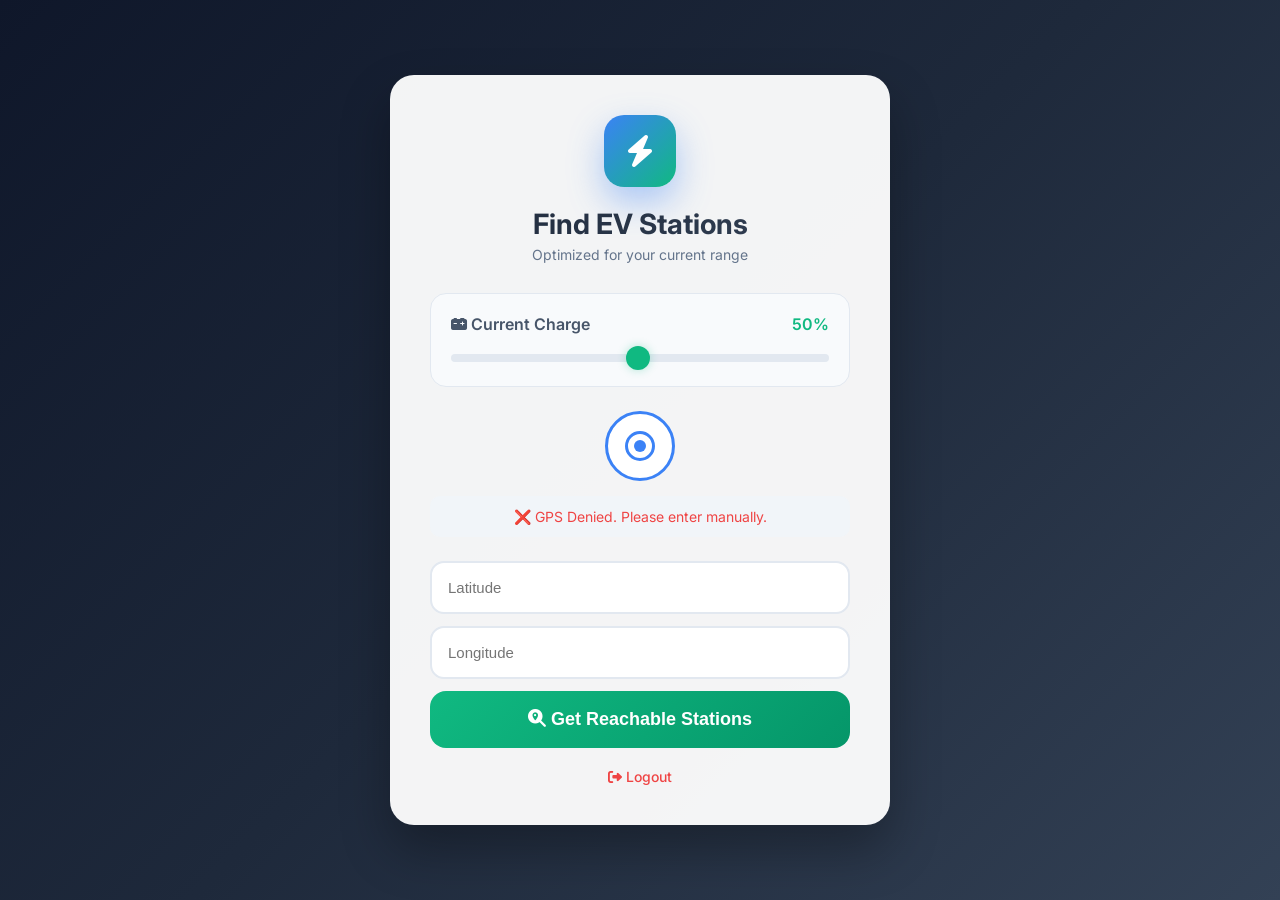
<file: templates/index.html>
<!DOCTYPE html>
<html>
<head>
    <title>EV Charge Finder - GPS Portal</title>
    <meta name="viewport" content="width=device-width, initial-scale=1.0">
    <link href="https://fonts.googleapis.com/css2?family=Inter:wght@400;500;600;700&display=swap" rel="stylesheet">
    <link rel="stylesheet" href="https://cdnjs.cloudflare.com/ajax/libs/font-awesome/6.4.0/css/all.min.css">
    <style>
        * { margin: 0; padding: 0; box-sizing: border-box; }
        body {
            font-family: 'Inter', sans-serif;
            background: linear-gradient(135deg, #0f172a 0%, #1e293b 50%, #334155 100%);
            min-height: 100vh; padding: 20px;
            display: flex; align-items: center; justify-content: center;
        }
        .container {
            max-width: 500px; width: 100%;
            background: rgba(255,255,255,0.95);
            border-radius: 24px;
            padding: 40px;
            box-shadow: 0 25px 50px rgba(0,0,0,0.3);
        }
        .header { text-align: center; margin-bottom: 30px; }
        .logo {
            width: 72px; height: 72px;
            background: linear-gradient(135deg, #3b82f6, #10b981);
            border-radius: 20px;
            margin: 0 auto 20px;
            display: flex; align-items: center; justify-content: center;
            box-shadow: 0 15px 35px rgba(59,130,246,0.4);
        }
        .logo i { font-size: 32px; color: white; }
        h1 {
            font-size: 28px; font-weight: 700;
            background: linear-gradient(135deg, #1e293b, #334155);
            -webkit-background-clip: text; -webkit-text-fill-color: transparent;
        }

        /* Battery Section Styling */
        .battery-container {
            background: #f8fafc;
            padding: 20px;
            border-radius: 16px;
            margin-bottom: 24px;
            border: 1px solid #e2e8f0;
        }
        .battery-header {
            display: flex;
            justify-content: space-between;
            align-items: center;
            margin-bottom: 12px;
            color: #475569;
            font-weight: 600;
        }
        .battery-slider {
            -webkit-appearance: none;
            width: 100%; height: 8px;
            border-radius: 5px;
            background: #e2e8f0;
            outline: none;
            transition: 0.2s;
        }
        .battery-slider::-webkit-slider-thumb {
            -webkit-appearance: none;
            width: 24px; height: 24px;
            border-radius: 50%;
            background: #10b981;
            cursor: pointer;
            box-shadow: 0 0 10px rgba(16,185,129,0.3);
        }

        .gps-section { text-align: center; margin-bottom: 24px; }
        #gps-target-btn {
            background: white; border: 3px solid #3b82f6;
            width: 70px; height: 70px; border-radius: 50%;
            cursor: pointer; margin: 0 auto 15px;
            display: flex; align-items: center; justify-content: center;
            transition: all 0.3s;
        }
        .gps-target { width: 30px; height: 30px; border-radius: 50%; border: 3px solid #3b82f6; position: relative; }
        .gps-dot { width: 12px; height: 12px; background: #3b82f6; border-radius: 50%; position: absolute; top: 50%; left: 50%; transform: translate(-50%,-50%); }
        #gps-status { padding: 12px; font-size: 14px; color: #64748b; border-radius: 10px; background: #f1f5f9; }

        .form-group input {
            width: 100%; padding: 16px; border: 2px solid #e2e8f0;
            border-radius: 14px; font-size: 15px; margin-bottom: 12px;
            transition: 0.3s;
        }
        .form-group input:focus { border-color: #3b82f6; outline: none; }

        .find-btn {
            width: 100%; padding: 18px; background: linear-gradient(135deg, #10b981, #059669);
            color: white; border: none; border-radius: 16px; font-size: 18px; font-weight: 600;
            cursor: pointer; transition: 0.3s;
        }
        .find-btn:hover { transform: translateY(-2px); box-shadow: 0 10px 25px rgba(16,185,129,0.3); }

        .logout {
            display: block; margin-top: 20px; text-align: center; color: #ef4444;
            text-decoration: none; font-size: 14px; font-weight: 500;
        }
    </style>
</head>
<body>
    <div class="container">
        <div class="header">
            <div class="logo"><i class="fas fa-bolt"></i></div>
            <h1>Find EV Stations</h1>
            <p style="color: #64748b; font-size: 14px; margin-top: 5px;">Optimized for your current range</p>
        </div>

        <form method="POST" action="/result">
            <div class="battery-container">
                <div class="battery-header">
                    <span><i class="fas fa-car-battery"></i> Current Charge</span>
                    <span id="batt-text" style="color: #10b981;">50%</span>
                </div>
                <input type="range" name="battery_percent" id="battery-slider" class="battery-slider"
                       min="1" max="100" value="50" oninput="updateBatteryUI(this.value)">
            </div>

            <div class="gps-section">
                <button type="button" id="gps-target-btn" onclick="getLiveGPS()">
                    <div class="gps-target"><div class="gps-dot"></div></div>
                </button>
                <div id="gps-status">Locating your vehicle...</div>
            </div>

            <div class="form-group">
                <input type="number" step="any" id="latitude" name="latitude" placeholder="Latitude" required>
                <input type="number" step="any" id="longitude" name="longitude" placeholder="Longitude" required>
            </div>

            <button type="submit" class="find-btn">
                <i class="fas fa-search-location"></i> Get Reachable Stations
            </button>
        </form>

        <a href="/logout" class="logout"><i class="fas fa-sign-out-alt"></i> Logout</a>
    </div>

    <script>
        // Update the Battery text label and color dynamically
        function updateBatteryUI(val) {
            const text = document.getElementById('batt-text');
            text.innerText = val + '%';

            // Change color based on charge level
            if (val < 20) text.style.color = '#ef4444';      // Red
            else if (val < 50) text.style.color = '#f59e0b'; // Orange
            else text.style.color = '#10b981';               // Green
        }

        function getLiveGPS() {
            const status = document.getElementById('gps-status');
            const latInput = document.getElementById('latitude');
            const lonInput = document.getElementById('longitude');

            status.innerHTML = '<i class="fas fa-spinner fa-spin"></i> Fetching Satellite Data...';

            if (navigator.geolocation) {
                navigator.geolocation.getCurrentPosition(
                    function(position) {
                        latInput.value = position.coords.latitude.toFixed(6);
                        lonInput.value = position.coords.longitude.toFixed(6);
                        status.innerHTML = '✅ Location Secured';
                        status.style.background = '#ecfdf5';
                        status.style.color = '#059669';
                    },
                    function(error) {
                        status.innerHTML = '❌ GPS Denied. Please enter manually.';
                        status.style.color = '#ef4444';
                    },
                    { enableHighAccuracy: true, timeout: 10000 }
                );
            }
        }

        // Run GPS on load
        window.onload = getLiveGPS;
    </script>
</body>
</html>
</file>
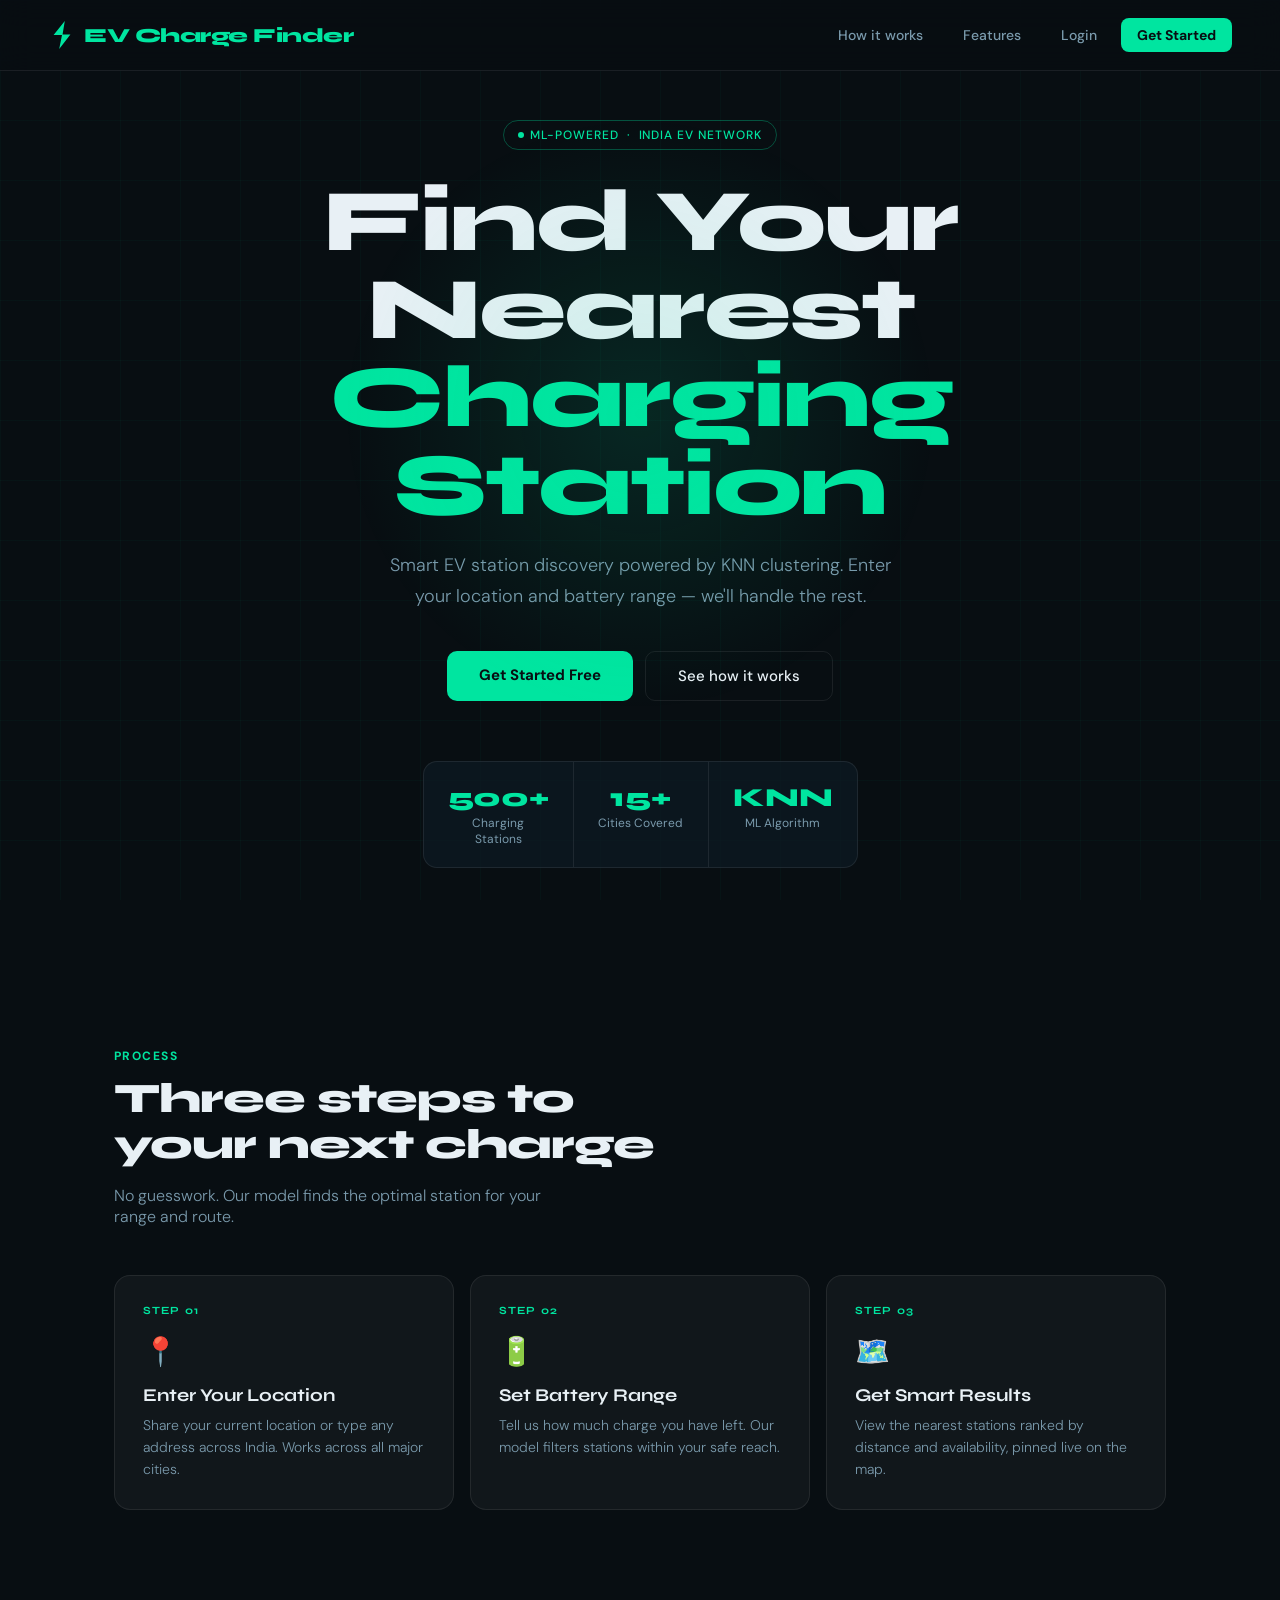
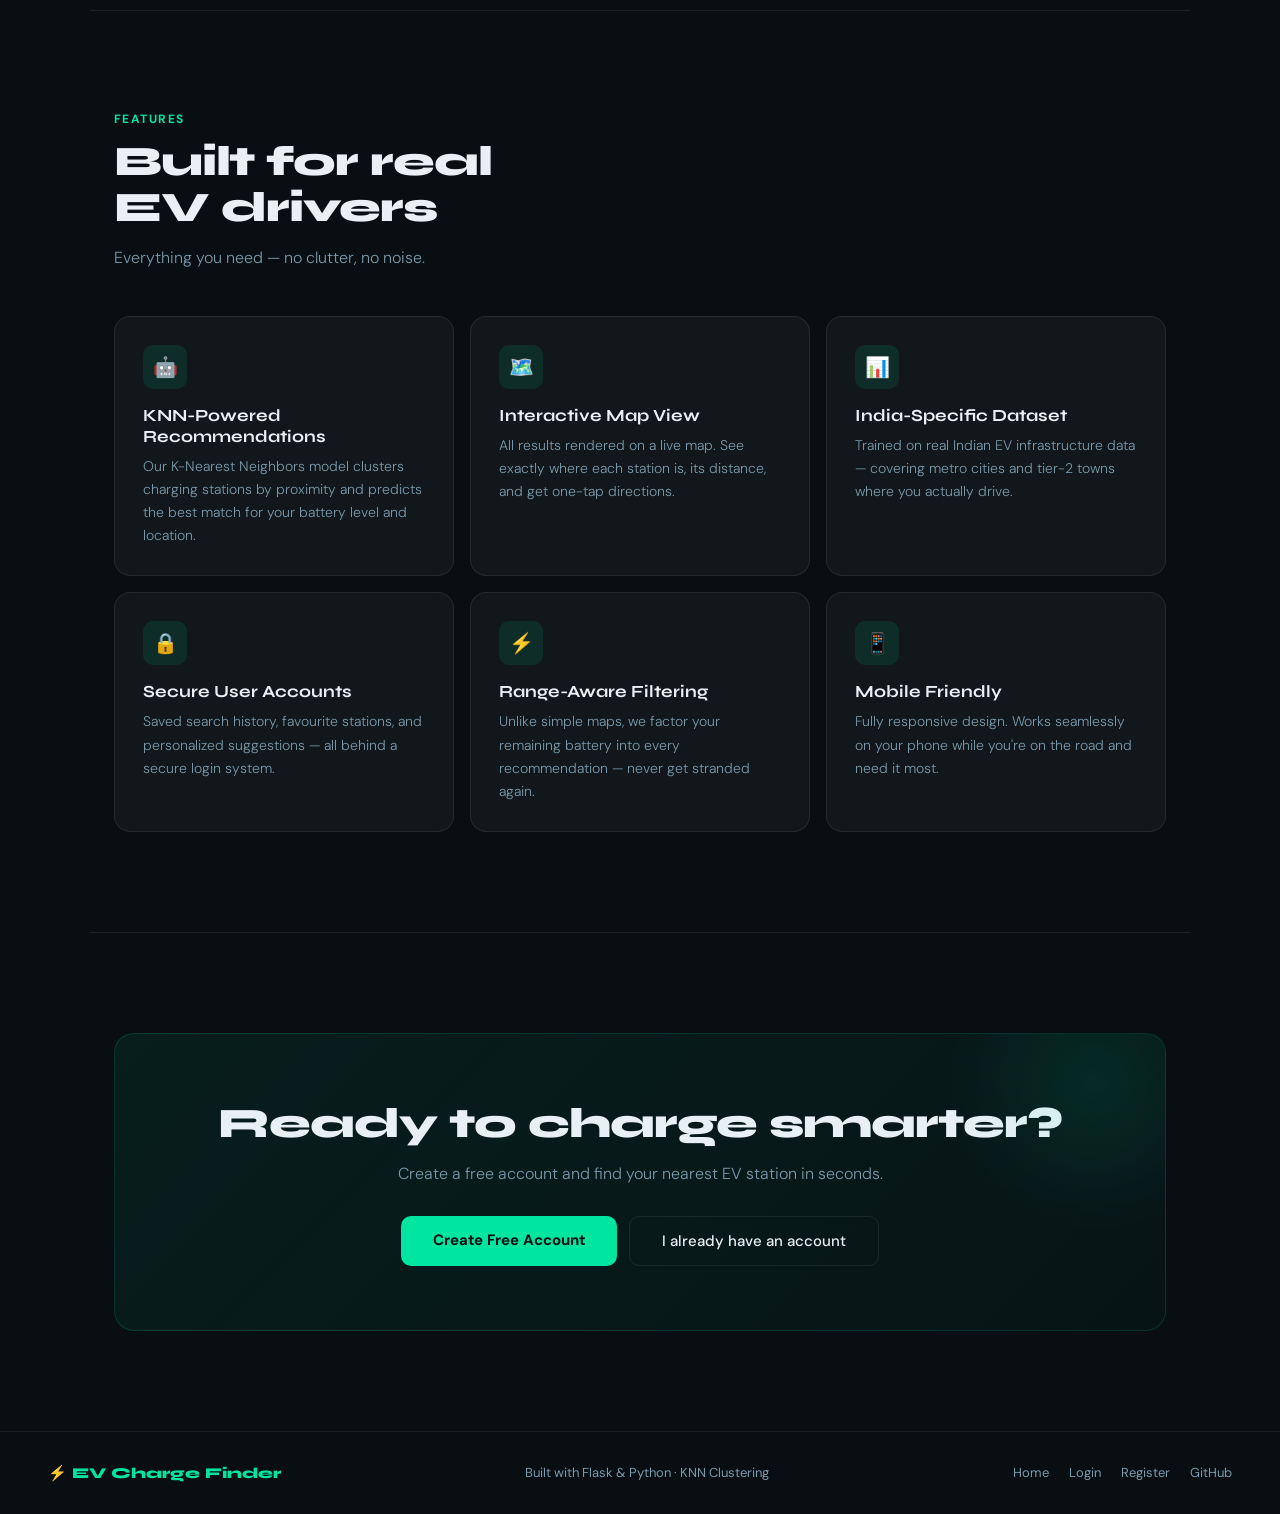
<file: templates/home.html>
<!DOCTYPE html>
<html lang="en">
<head>
    <meta charset="UTF-8">
    <title>EV Charge Finder</title>
    <meta name="viewport" content="width=device-width, initial-scale=1.0">
    <link href="https://fonts.googleapis.com/css2?family=Syne:wght@400;700;800&family=DM+Sans:wght@300;400;500&display=swap" rel="stylesheet">
    <style>
        *, *::before, *::after { box-sizing: border-box; margin: 0; padding: 0; }

        :root {
            --green: #00e5a0;
            --green-dim: #00b37a;
            --dark: #080e12;
            --dark2: #0d1a22;
            --dark3: #112030;
            --card: rgba(255,255,255,0.04);
            --border: rgba(255,255,255,0.08);
            --text: #e8f0f5;
            --muted: #7a9aac;
        }

        html { scroll-behavior: smooth; }

        body {
            font-family: 'DM Sans', sans-serif;
            background: var(--dark);
            color: var(--text);
            overflow-x: hidden;
        }

        /* ── GRID BACKGROUND ── */
        body::before {
            content: '';
            position: fixed;
            inset: 0;
            background-image:
                linear-gradient(rgba(0,229,160,0.03) 1px, transparent 1px),
                linear-gradient(90deg, rgba(0,229,160,0.03) 1px, transparent 1px);
            background-size: 60px 60px;
            pointer-events: none;
            z-index: 0;
        }

        /* ── NAV ── */
        nav {
            position: fixed;
            top: 0; left: 0; right: 0;
            z-index: 100;
            display: flex;
            align-items: center;
            justify-content: space-between;
            padding: 18px 48px;
            background: rgba(8,14,18,0.85);
            backdrop-filter: blur(16px);
            border-bottom: 1px solid var(--border);
        }

        .nav-brand {
            font-family: 'Syne', sans-serif;
            font-weight: 800;
            font-size: 20px;
            color: var(--green);
            letter-spacing: -0.5px;
            text-decoration: none;
            display: flex;
            align-items: center;
            gap: 8px;
        }

        .nav-brand .bolt {
            width: 28px; height: 28px;
            background: var(--green);
            clip-path: polygon(60% 0%, 20% 50%, 50% 50%, 40% 100%, 80% 48%, 52% 48%);
            flex-shrink: 0;
        }

        .nav-links { display: flex; align-items: center; gap: 8px; }

        .nav-links a {
            color: var(--muted);
            text-decoration: none;
            font-size: 14px;
            font-weight: 500;
            padding: 8px 16px;
            border-radius: 8px;
            transition: color 0.2s, background 0.2s;
        }

        .nav-links a:hover { color: var(--text); background: var(--card); }

        .nav-links .nav-cta {
            color: var(--dark);
            background: var(--green);
            font-weight: 700;
            border-radius: 8px;
        }

        .nav-links .nav-cta:hover { background: var(--green-dim); color: var(--dark); }

        /* ── HERO ── */
        .hero {
            position: relative;
            min-height: 100vh;
            display: flex;
            align-items: center;
            justify-content: center;
            flex-direction: column;
            padding: 120px 24px 80px;
            text-align: center;
            overflow: hidden;
        }

        /* glow orbs */
        .hero::after {
            content: '';
            position: absolute;
            width: 600px; height: 600px;
            background: radial-gradient(circle, rgba(0,229,160,0.12) 0%, transparent 70%);
            top: 50%; left: 50%;
            transform: translate(-50%, -60%);
            pointer-events: none;
        }

        .badge {
            display: inline-flex;
            align-items: center;
            gap: 6px;
            font-size: 12px;
            font-weight: 500;
            letter-spacing: 0.08em;
            text-transform: uppercase;
            color: var(--green);
            border: 1px solid rgba(0,229,160,0.3);
            padding: 6px 14px;
            border-radius: 100px;
            margin-bottom: 28px;
            animation: fadeUp 0.6s ease both;
        }

        .badge-dot {
            width: 6px; height: 6px;
            border-radius: 50%;
            background: var(--green);
            animation: pulse 2s infinite;
        }

        .hero h1 {
            font-family: 'Syne', sans-serif;
            font-size: clamp(40px, 7vw, 88px);
            font-weight: 800;
            line-height: 1.0;
            letter-spacing: -2px;
            max-width: 900px;
            animation: fadeUp 0.6s 0.1s ease both;
        }

        .hero h1 .accent { color: var(--green); }

        .hero-sub {
            font-size: 18px;
            color: var(--muted);
            max-width: 520px;
            line-height: 1.7;
            margin: 20px auto 40px;
            font-weight: 300;
            animation: fadeUp 0.6s 0.2s ease both;
        }

        .hero-actions {
            display: flex;
            gap: 12px;
            justify-content: center;
            flex-wrap: wrap;
            animation: fadeUp 0.6s 0.3s ease both;
        }

        .btn-primary {
            padding: 14px 32px;
            background: var(--green);
            color: var(--dark);
            font-family: 'DM Sans', sans-serif;
            font-weight: 700;
            font-size: 15px;
            border-radius: 10px;
            text-decoration: none;
            transition: background 0.2s, transform 0.15s;
            border: none;
            cursor: pointer;
        }

        .btn-primary:hover { background: var(--green-dim); transform: translateY(-2px); }

        .btn-secondary {
            padding: 14px 32px;
            background: transparent;
            color: var(--text);
            font-family: 'DM Sans', sans-serif;
            font-weight: 500;
            font-size: 15px;
            border-radius: 10px;
            text-decoration: none;
            border: 1px solid var(--border);
            transition: border-color 0.2s, background 0.2s, transform 0.15s;
        }

        .btn-secondary:hover {
            border-color: rgba(255,255,255,0.2);
            background: var(--card);
            transform: translateY(-2px);
        }

        /* ── STATS ── */
        .stats-bar {
            position: relative;
            z-index: 1;
            display: flex;
            justify-content: center;
            gap: 0;
            max-width: 700px;
            margin: 60px auto 0;
            border: 1px solid var(--border);
            border-radius: 14px;
            background: rgba(13,26,34,0.8);
            overflow: hidden;
            animation: fadeUp 0.6s 0.4s ease both;
        }

        .stat-item {
            flex: 1;
            padding: 20px 24px;
            text-align: center;
            border-right: 1px solid var(--border);
        }

        .stat-item:last-child { border-right: none; }

        .stat-num {
            font-family: 'Syne', sans-serif;
            font-size: 26px;
            font-weight: 800;
            color: var(--green);
        }

        .stat-label {
            font-size: 12px;
            color: var(--muted);
            margin-top: 2px;
            font-weight: 400;
        }

        /* ── HOW IT WORKS ── */
        section {
            position: relative;
            z-index: 1;
            padding: 100px 24px;
            max-width: 1100px;
            margin: 0 auto;
        }

        .section-label {
            font-size: 12px;
            font-weight: 700;
            letter-spacing: 0.12em;
            text-transform: uppercase;
            color: var(--green);
            margin-bottom: 12px;
        }

        .section-title {
            font-family: 'Syne', sans-serif;
            font-size: clamp(28px, 4vw, 42px);
            font-weight: 800;
            letter-spacing: -1px;
            line-height: 1.1;
            margin-bottom: 16px;
        }

        .section-sub {
            font-size: 16px;
            color: var(--muted);
            font-weight: 300;
            max-width: 440px;
        }

        .steps-grid {
            display: grid;
            grid-template-columns: repeat(auto-fit, minmax(240px, 1fr));
            gap: 16px;
            margin-top: 48px;
        }

        .step-card {
            background: var(--card);
            border: 1px solid var(--border);
            border-radius: 16px;
            padding: 28px;
            text-align: left;
            transition: border-color 0.2s, transform 0.2s;
            position: relative;
            overflow: hidden;
        }

        .step-card::before {
            content: '';
            position: absolute;
            top: 0; left: 0; right: 0;
            height: 2px;
            background: linear-gradient(90deg, var(--green), transparent);
            opacity: 0;
            transition: opacity 0.2s;
        }

        .step-card:hover { border-color: rgba(0,229,160,0.25); transform: translateY(-4px); }
        .step-card:hover::before { opacity: 1; }

        .step-num {
            font-family: 'Syne', sans-serif;
            font-size: 11px;
            font-weight: 700;
            letter-spacing: 0.1em;
            color: var(--green);
            margin-bottom: 16px;
        }

        .step-icon {
            font-size: 28px;
            margin-bottom: 14px;
            display: block;
        }

        .step-card h3 {
            font-family: 'Syne', sans-serif;
            font-size: 18px;
            font-weight: 700;
            margin-bottom: 8px;
        }

        .step-card p {
            font-size: 14px;
            color: var(--muted);
            line-height: 1.6;
            font-weight: 300;
        }

        /* ── FEATURES ── */
        .features-section { border-top: 1px solid var(--border); }

        .features-grid {
            display: grid;
            grid-template-columns: repeat(auto-fit, minmax(300px, 1fr));
            gap: 16px;
            margin-top: 48px;
        }

        .feature-card {
            background: var(--card);
            border: 1px solid var(--border);
            border-radius: 16px;
            padding: 28px;
            text-align: left;
            transition: border-color 0.2s, background 0.2s;
        }

        .feature-card:hover {
            border-color: rgba(0,229,160,0.2);
            background: rgba(0,229,160,0.03);
        }

        .feature-icon-wrap {
            width: 44px; height: 44px;
            background: rgba(0,229,160,0.1);
            border-radius: 10px;
            display: flex;
            align-items: center;
            justify-content: center;
            font-size: 20px;
            margin-bottom: 16px;
        }

        .feature-card h3 {
            font-family: 'Syne', sans-serif;
            font-size: 17px;
            font-weight: 700;
            margin-bottom: 8px;
        }

        .feature-card p {
            font-size: 14px;
            color: var(--muted);
            line-height: 1.65;
            font-weight: 300;
        }

        /* ── CTA STRIP ── */
        .cta-section {
            border-top: 1px solid var(--border);
            text-align: center;
        }

        .cta-box {
            background: linear-gradient(135deg, rgba(0,229,160,0.08), rgba(0,115,80,0.06));
            border: 1px solid rgba(0,229,160,0.15);
            border-radius: 20px;
            padding: 64px 32px;
            position: relative;
            overflow: hidden;
        }

        .cta-box::before {
            content: '';
            position: absolute;
            width: 300px; height: 300px;
            background: radial-gradient(circle, rgba(0,229,160,0.1), transparent 70%);
            top: -100px; right: -80px;
            pointer-events: none;
        }

        .cta-box h2 {
            font-family: 'Syne', sans-serif;
            font-size: clamp(26px, 4vw, 42px);
            font-weight: 800;
            letter-spacing: -1px;
            margin-bottom: 14px;
        }

        .cta-box p {
            color: var(--muted);
            font-size: 16px;
            margin-bottom: 32px;
            font-weight: 300;
        }

        /* ── FOOTER ── */
        footer {
            position: relative;
            z-index: 1;
            border-top: 1px solid var(--border);
            padding: 32px 48px;
            display: flex;
            align-items: center;
            justify-content: space-between;
            flex-wrap: wrap;
            gap: 16px;
        }

        .footer-brand {
            font-family: 'Syne', sans-serif;
            font-weight: 800;
            font-size: 15px;
            color: var(--green);
        }

        .footer-note {
            font-size: 13px;
            color: var(--muted);
        }

        .footer-links { display: flex; gap: 20px; }

        .footer-links a {
            font-size: 13px;
            color: var(--muted);
            text-decoration: none;
            transition: color 0.2s;
        }

        .footer-links a:hover { color: var(--text); }

        /* ── ANIMATIONS ── */
        @keyframes fadeUp {
            from { opacity: 0; transform: translateY(20px); }
            to   { opacity: 1; transform: translateY(0); }
        }

        @keyframes pulse {
            0%, 100% { opacity: 1; }
            50%       { opacity: 0.3; }
        }

        /* ── RESPONSIVE ── */
        @media (max-width: 640px) {
            nav { padding: 14px 20px; }
            .nav-links a:not(.nav-cta) { display: none; }
            .stats-bar { flex-direction: column; }
            .stat-item { border-right: none; border-bottom: 1px solid var(--border); }
            .stat-item:last-child { border-bottom: none; }
            footer { flex-direction: column; align-items: center; text-align: center; }
        }
    </style>
</head>
<body>

<!-- NAV -->
<nav>
    <a href="/" class="nav-brand">
        <div class="bolt"></div>
        EV Charge Finder
    </a>
    <div class="nav-links">
        <a href="#how-it-works">How it works</a>
        <a href="#features">Features</a>
        <a href="/login">Login</a>
        <a href="/register" class="nav-cta">Get Started</a>
    </div>
</nav>

<!-- HERO -->
<div class="hero">
    <div class="badge">
        <div class="badge-dot"></div>
        ML-Powered &nbsp;·&nbsp; India EV Network
    </div>
    <h1>Find Your Nearest<br><span class="accent">Charging Station</span></h1>
    <p class="hero-sub">
        Smart EV station discovery powered by KNN clustering. Enter your location and battery range — we'll handle the rest.
    </p>
    <div class="hero-actions">
        <a href="/register" class="btn-primary">Get Started Free</a>
        <a href="#how-it-works" class="btn-secondary">See how it works</a>
    </div>

    <div class="stats-bar">
        <div class="stat-item">
            <div class="stat-num">500+</div>
            <div class="stat-label">Charging Stations</div>
        </div>
        <div class="stat-item">
            <div class="stat-num">15+</div>
            <div class="stat-label">Cities Covered</div>
        </div>
        <div class="stat-item">
            <div class="stat-num">KNN</div>
            <div class="stat-label">ML Algorithm</div>
        </div>
    </div>
</div>

<!-- HOW IT WORKS -->
<section id="how-it-works">
    <div class="section-label">Process</div>
    <div class="section-title">Three steps to<br>your next charge</div>
    <div class="section-sub">No guesswork. Our model finds the optimal station for your range and route.</div>

    <div class="steps-grid">
        <div class="step-card">
            <div class="step-num">STEP 01</div>
            <span class="step-icon">📍</span>
            <h3>Enter Your Location</h3>
            <p>Share your current location or type any address across India. Works across all major cities.</p>
        </div>
        <div class="step-card">
            <div class="step-num">STEP 02</div>
            <span class="step-icon">🔋</span>
            <h3>Set Battery Range</h3>
            <p>Tell us how much charge you have left. Our model filters stations within your safe reach.</p>
        </div>
        <div class="step-card">
            <div class="step-num">STEP 03</div>
            <span class="step-icon">🗺️</span>
            <h3>Get Smart Results</h3>
            <p>View the nearest stations ranked by distance and availability, pinned live on the map.</p>
        </div>
    </div>
</section>

<!-- FEATURES -->
<section id="features" class="features-section">
    <div class="section-label">Features</div>
    <div class="section-title">Built for real<br>EV drivers</div>
    <div class="section-sub">Everything you need — no clutter, no noise.</div>

    <div class="features-grid">
        <div class="feature-card">
            <div class="feature-icon-wrap">🤖</div>
            <h3>KNN-Powered Recommendations</h3>
            <p>Our K-Nearest Neighbors model clusters charging stations by proximity and predicts the best match for your battery level and location.</p>
        </div>
        <div class="feature-card">
            <div class="feature-icon-wrap">🗺️</div>
            <h3>Interactive Map View</h3>
            <p>All results rendered on a live map. See exactly where each station is, its distance, and get one-tap directions.</p>
        </div>
        <div class="feature-card">
            <div class="feature-icon-wrap">📊</div>
            <h3>India-Specific Dataset</h3>
            <p>Trained on real Indian EV infrastructure data — covering metro cities and tier-2 towns where you actually drive.</p>
        </div>
        <div class="feature-card">
            <div class="feature-icon-wrap">🔒</div>
            <h3>Secure User Accounts</h3>
            <p>Saved search history, favourite stations, and personalized suggestions — all behind a secure login system.</p>
        </div>
        <div class="feature-card">
            <div class="feature-icon-wrap">⚡</div>
            <h3>Range-Aware Filtering</h3>
            <p>Unlike simple maps, we factor your remaining battery into every recommendation — never get stranded again.</p>
        </div>
        <div class="feature-card">
            <div class="feature-icon-wrap">📱</div>
            <h3>Mobile Friendly</h3>
            <p>Fully responsive design. Works seamlessly on your phone while you're on the road and need it most.</p>
        </div>
    </div>
</section>

<!-- CTA -->
<section class="cta-section">
    <div class="cta-box">
        <h2>Ready to charge smarter?</h2>
        <p>Create a free account and find your nearest EV station in seconds.</p>
        <div style="display:flex;gap:12px;justify-content:center;flex-wrap:wrap;">
            <a href="/register" class="btn-primary">Create Free Account</a>
            <a href="/login" class="btn-secondary">I already have an account</a>
        </div>
    </div>
</section>

<!-- FOOTER -->
<footer>
    <div class="footer-brand">⚡ EV Charge Finder</div>
    <div class="footer-note">Built with Flask &amp; Python · KNN Clustering</div>
    <div class="footer-links">
        <a href="/">Home</a>
        <a href="/login">Login</a>
        <a href="/register">Register</a>
        <a href="https://github.com/RudraNarayan2005/Ev_Station_Founder" target="_blank">GitHub</a>
    </div>
</footer>

</body>
</html>
</file>
